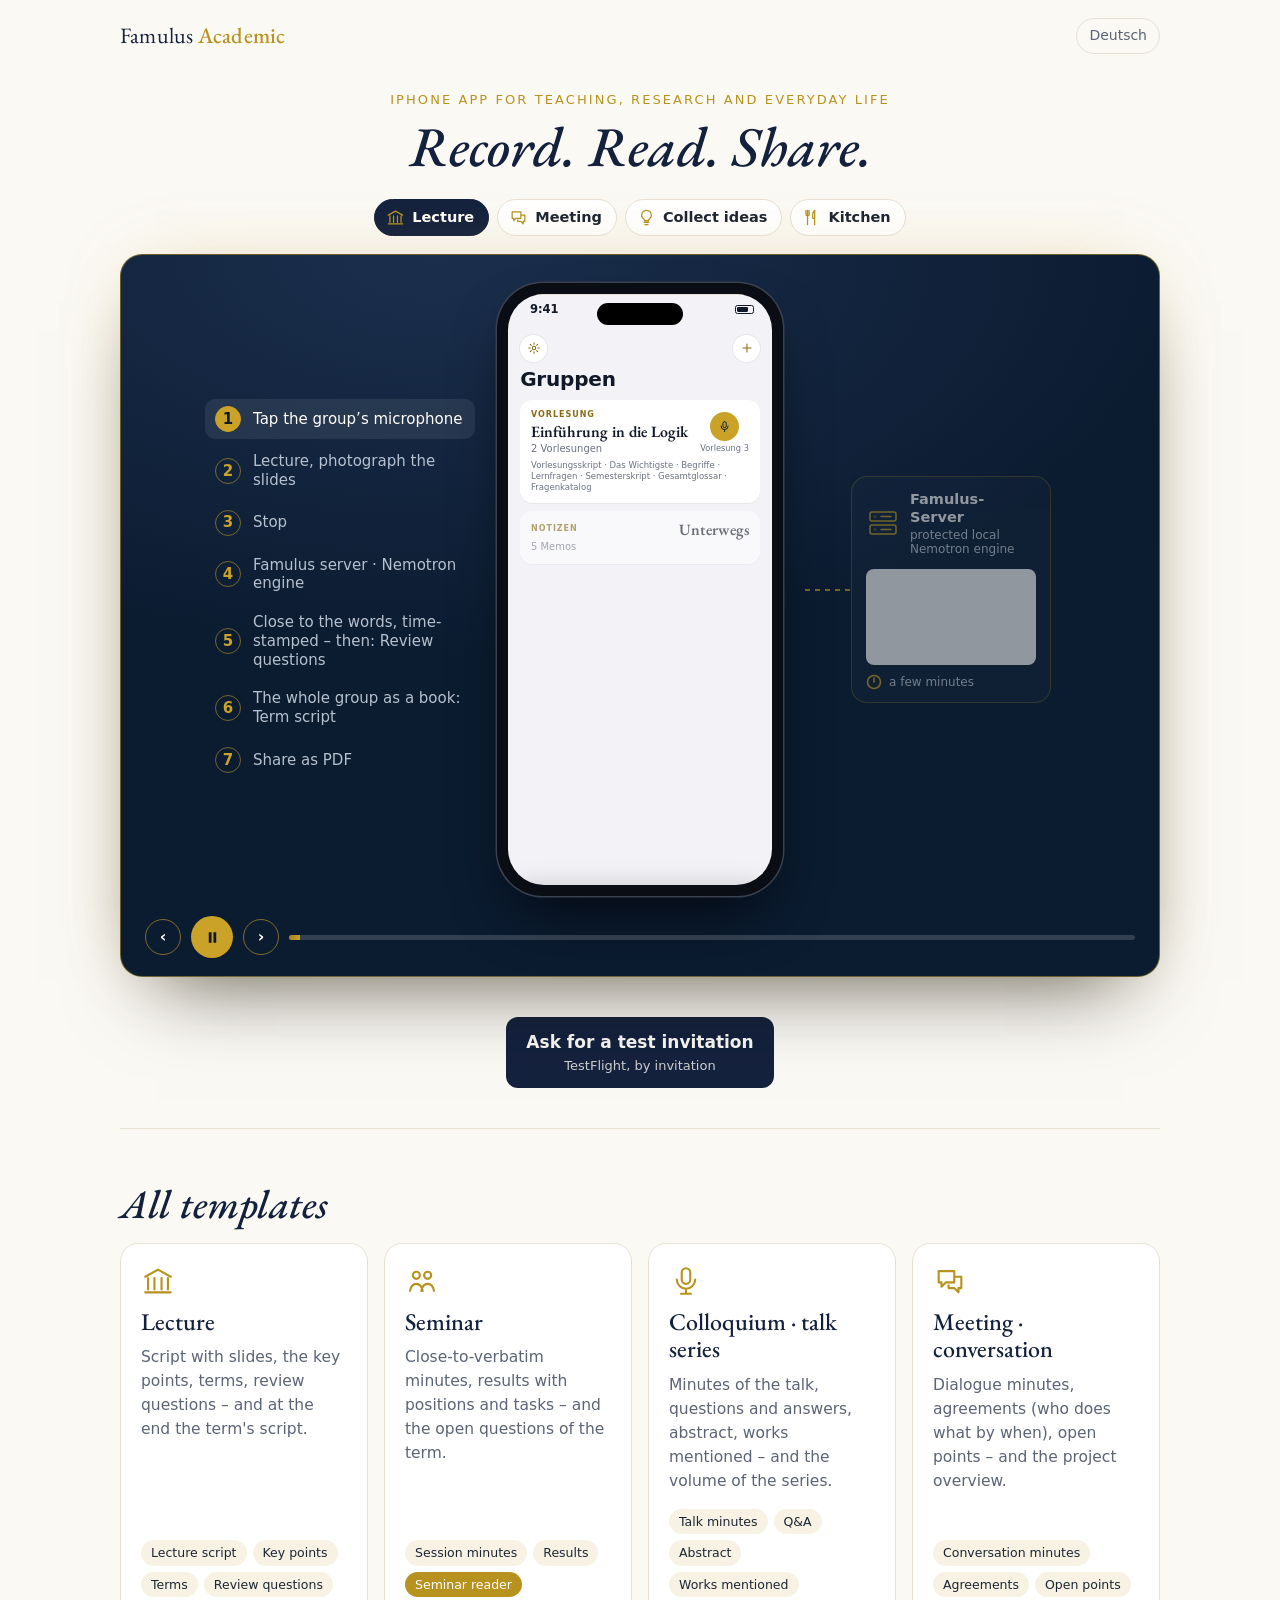
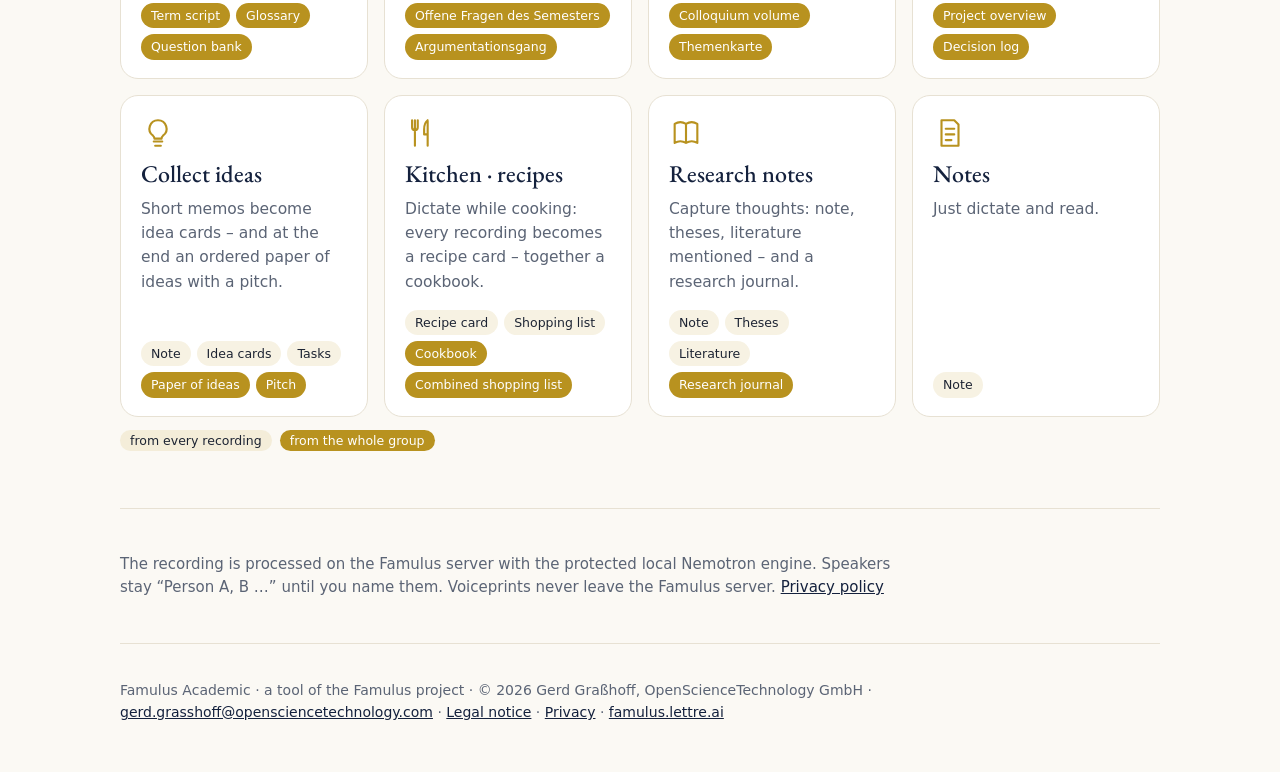
<file: index.html>
<!doctype html>
<html lang="de"><head><meta charset="utf-8"><meta name="viewport" content="width=device-width,initial-scale=1">
<title>Famulus Academic</title><meta name="description" content="Famulus Academic: Aufnahmen werden lesbare Dokumente – Skript, Protokoll, Ideen, Rezepte.">
<link rel="preconnect" href="https://fonts.googleapis.com"><link rel="preconnect" href="https://fonts.gstatic.com" crossorigin>
<link href="https://fonts.googleapis.com/css2?family=EB+Garamond:ital,wght@0,400;0,500;1,400;1,500&display=swap" rel="stylesheet">
<link rel="icon" href="assets/icon.svg"><style>
:root{--blue:#14213d;--gold:#b8921f;--ink:#1d2433;--muted:#5b6475;--paper:#fbf9f4;--card:#ffffff;--line:#e7e1d3}
@media (prefers-color-scheme:dark){:root{--blue:#d9c27a;--gold:#d4b04a;--ink:#e9e6df;--muted:#a4abb8;--paper:#0f1524;--card:#161e31;--line:#263049}}
*{box-sizing:border-box}html{-webkit-text-size-adjust:100%}
body{margin:0;background:var(--paper);color:var(--ink);font:17px/1.55 -apple-system,BlinkMacSystemFont,"Segoe UI",system-ui,sans-serif}
.serif,h1,h2,h3{font-family:"EB Garamond",Garamond,"Times New Roman",serif;font-weight:500;color:var(--blue)}
a{color:var(--blue)}
.wrap{max-width:1080px;margin:0 auto;padding:0 20px}
header.top{display:flex;justify-content:space-between;align-items:center;padding:18px 0}
.brand{font-family:"EB Garamond",serif;font-size:22px;color:var(--blue);text-decoration:none;letter-spacing:.01em}
.brand b{font-weight:500;color:var(--gold)}
.lang{background:none;border:1px solid var(--line);border-radius:999px;padding:6px 12px;color:var(--muted);font:inherit;font-size:14px;cursor:pointer}
.intro{text-align:center;padding:18px 0 18px}.intro h1{font-size:clamp(34px,6vw,56px);margin:0}.intro .kicker{margin-bottom:8px}
.after{text-align:center;margin:0 0 40px}.trustline p{color:var(--muted);font-size:15px;max-width:52em;margin:0}
.kicker{font-size:13px;letter-spacing:.16em;text-transform:uppercase;color:var(--gold);margin:0 0 10px}
h1{font-size:clamp(40px,7vw,68px);line-height:1.02;margin:0 0 18px;font-style:italic}
.lede{font-size:19px;color:var(--muted);max-width:34em;margin:0 0 24px}
.cta{display:inline-block;background:var(--blue);color:var(--paper);padding:12px 20px;border-radius:12px;text-decoration:none;font-weight:600}
.cta small{display:block;font-weight:400;opacity:.8;font-size:13px}
.phone{justify-self:center;width:min(300px,80vw);border-radius:38px;border:10px solid #10151f;box-shadow:0 30px 60px -25px rgba(20,33,61,.45);background:#10151f;overflow:hidden}
.phone img{display:block;width:100%;height:auto}
section{padding:44px 0;border-top:1px solid var(--line)}
h2{font-size:clamp(28px,4.4vw,40px);margin:0 0 8px;font-style:italic}
.sub{color:var(--muted);margin:0 0 28px;max-width:40em}
.cards{display:grid;grid-template-columns:repeat(auto-fill,minmax(240px,1fr));gap:16px}
.card{background:var(--card);border:1px solid var(--line);border-radius:18px;padding:20px 20px 18px;display:flex;flex-direction:column;gap:10px}
.card svg{width:34px;height:34px;stroke:var(--gold);fill:none;stroke-width:1.5;stroke-linecap:round;stroke-linejoin:round}
.card h3{margin:0;font-size:24px;line-height:1.15}
.card p{margin:0;color:var(--muted);font-size:15.5px}
.chips{display:flex;flex-wrap:wrap;gap:6px;margin-top:auto;padding-top:6px}
.chip{font-size:12.5px;border-radius:999px;padding:3px 10px;background:color-mix(in srgb,var(--gold) 12%,transparent);color:var(--ink)}
.chip.group{background:var(--gold);color:#fff}
.legend{font-size:13px;color:var(--muted);margin-top:14px}
.legend .chip{margin-right:4px}
.steps{display:grid;grid-template-columns:repeat(3,1fr);gap:18px;counter-reset:s}
.step{background:var(--card);border:1px solid var(--line);border-radius:18px;padding:20px}
.step:before{counter-increment:s;content:counter(s);font-family:"EB Garamond",serif;font-size:40px;color:var(--gold);line-height:1}
.step h3{margin:6px 0 6px;font-size:22px}.step p{margin:0;color:var(--muted);font-size:15.5px}
.shots{display:grid;grid-template-columns:repeat(auto-fill,minmax(200px,1fr));gap:18px}
.shots figure{margin:0}.shots img{width:100%;border-radius:22px;border:1px solid var(--line)}
.shots figcaption{font-size:14px;color:var(--muted);margin-top:6px;text-align:center}
.trust{display:grid;grid-template-columns:repeat(auto-fill,minmax(260px,1fr));gap:16px}
.trust div{border-left:2px solid var(--gold);padding:2px 0 2px 14px}.trust b{color:var(--blue)}
footer{padding:36px 0 48px;color:var(--muted);font-size:14px;border-top:1px solid var(--line)}
[data-l="en"]{display:none}html[lang="en"] [data-l="de"]{display:none}html[lang="en"] [data-l="en"]{display:revert}
@media (max-width:760px){.steps{grid-template-columns:1fr}}
</style><link rel="stylesheet" href="assets/demo.css"></head>
<body><div class="wrap"><header class="top"><a class="brand" href="./">Famulus <b>Academic</b></a>
<button class="lang" id="lang" type="button">English</button></header>

<div class="intro">
<p class="kicker"><span data-l="de">iPhone-App für Lehre, Forschung und Alltag</span><span data-l="en">iPhone app for teaching, research and everyday life</span></p>
<h1><span data-l="de">Aufnehmen. Lesen. Teilen.</span><span data-l="en">Record. Read. Share.</span></h1>
</div>
<div class="fd" id="fd"></div>
<script type="application/json" id="fd-data">{"vorlesung": {"label": "Vorlesung", "short": "Vorlesung", "short_en": "Lecture", "icon": "<path d=\"M3 9l9-5 9 5M5 10v8M9.5 10v8M14.5 10v8M19 10v8M3 20h18\"/>", "item": ["Vorlesungsskript", "Das Wichtigste", "Begriffe", "Lernfragen"], "group": ["Semesterskript", "Gesamtglossar", "Fragenkatalog"], "en": {"Vorlesungsskript": "Lecture script", "Das Wichtigste": "Key points", "Begriffe": "Terms", "Lernfragen": "Review questions", "Semesterskript": "Term script", "Gesamtglossar": "Glossary", "Fragenkatalog": "Question bank", "Notiz": "Note"}}, "gespraech": {"label": "Besprechung · Gespräch", "short": "Besprechung", "short_en": "Meeting", "icon": "<path d=\"M4 5h11v8H9l-3 3v-3H4zM15 9h5v8h-2v3l-3-3h-4v-2\"/>", "item": ["Gesprächsprotokoll", "Vereinbarungen", "Offene Punkte"], "group": ["Projektübersicht", "Entscheidungslog"], "en": {"Gesprächsprotokoll": "Conversation minutes", "Vereinbarungen": "Agreements", "Offene Punkte": "Open points", "Projektübersicht": "Project overview", "Entscheidungslog": "Decision log", "Notiz": "Note"}}, "ideen": {"label": "Ideen sammeln", "short": "Ideen sammeln", "short_en": "Collect ideas", "icon": "<path d=\"M9 18h6M10 21h4M12 3a6 6 0 0 0-3.5 10.9c.6.5 1 1.2 1 2.1h5c0-.9.4-1.6 1-2.1A6 6 0 0 0 12 3z\"/>", "item": ["Notiz", "Ideenkarten", "Aufgaben"], "group": ["Ideenpapier", "Pitch"], "en": {"Notiz": "Note", "Ideenkarten": "Idea cards", "Aufgaben": "Tasks", "Ideenpapier": "Paper of ideas", "Pitch": "Pitch"}}, "kueche": {"label": "Küche · Rezepte", "short": "Küche", "short_en": "Kitchen", "icon": "<path d=\"M7 3v8M5 3v5a2 2 0 0 0 4 0V3M7 11v10M16 3c-1.7 1.2-2.5 3.5-2.5 6.5V13H16v8M16 3v18\"/>", "item": ["Rezeptkarte", "Einkaufsliste"], "group": ["Kochbuch", "Gesamteinkauf"], "en": {"Rezeptkarte": "Recipe card", "Einkaufsliste": "Shopping list", "Kochbuch": "Cookbook", "Gesamteinkauf": "Combined shopping list", "Notiz": "Note"}}, "notizen": {"label": "Notizen", "short": "Notizen", "short_en": "Notes", "icon": "<path d=\"M6 3h9l3 3v15H6zM9 9h6M9 13h6M9 17h4\"/>", "item": ["Notiz"], "group": [], "en": {"Notiz": "Note"}}}</script>
<p class="after"><a class="cta" href="mailto:gerd.grasshoff@opensciencetechnology.com?subject=Famulus%20Academic%20TestFlight"><span data-l="de">Zum Test einladen lassen</span><span data-l="en">Ask for a test invitation</span><small><span data-l="de">TestFlight, auf Einladung</span><span data-l="en">TestFlight, by invitation</span></small></a></p>

<section><h2><span data-l="de">Alle Vorlagen</span><span data-l="en">All templates</span></h2>
<div class="cards"><article class="card"><svg viewBox="0 0 24 24" aria-hidden="true"><path d="M3 9l9-5 9 5M5 10v8M9.5 10v8M14.5 10v8M19 10v8M3 20h18"/></svg><h3><span data-l="de">Vorlesung</span><span data-l="en">Lecture</span></h3><p><span data-l="de">Skript mit Folien, das Wichtigste, Begriffe, Lernfragen – und am Ende das Semesterskript.</span><span data-l="en">Script with slides, the key points, terms, review questions – and at the end the term&#x27;s script.</span></p><div class="chips"><span class="chip"><span data-l="de">Vorlesungsskript</span><span data-l="en">Lecture script</span></span><span class="chip"><span data-l="de">Das Wichtigste</span><span data-l="en">Key points</span></span><span class="chip"><span data-l="de">Begriffe</span><span data-l="en">Terms</span></span><span class="chip"><span data-l="de">Lernfragen</span><span data-l="en">Review questions</span></span><span class="chip group"><span data-l="de">Semesterskript</span><span data-l="en">Term script</span></span><span class="chip group"><span data-l="de">Gesamtglossar</span><span data-l="en">Glossary</span></span><span class="chip group"><span data-l="de">Fragenkatalog</span><span data-l="en">Question bank</span></span></div></article><article class="card"><svg viewBox="0 0 24 24" aria-hidden="true"><circle cx="8" cy="8" r="2.5"/><circle cx="16" cy="8" r="2.5"/><path d="M3.5 19c.6-3.2 2.4-5 4.5-5s3.9 1.8 4.5 5M11.5 19c.6-3.2 2.4-5 4.5-5s3.9 1.8 4.5 5"/></svg><h3><span data-l="de">Seminar</span><span data-l="en">Seminar</span></h3><p><span data-l="de">Wortnahes Protokoll, Ergebnisprotokoll mit Positionen und Aufgaben – und die offenen Fragen des Semesters.</span><span data-l="en">Close-to-verbatim minutes, results with positions and tasks – and the open questions of the term.</span></p><div class="chips"><span class="chip"><span data-l="de">Sitzungsprotokoll</span><span data-l="en">Session minutes</span></span><span class="chip"><span data-l="de">Ergebnisprotokoll</span><span data-l="en">Results</span></span><span class="chip group"><span data-l="de">Seminarreader</span><span data-l="en">Seminar reader</span></span><span class="chip group"><span data-l="de">Offene Fragen des Semesters</span><span data-l="en">Offene Fragen des Semesters</span></span><span class="chip group"><span data-l="de">Argumentationsgang</span><span data-l="en">Argumentationsgang</span></span></div></article><article class="card"><svg viewBox="0 0 24 24" aria-hidden="true"><rect x="9" y="3" width="6" height="11" rx="3"/><path d="M5.5 11a6.5 6.5 0 0 0 13 0M12 17.5V21M8.5 21h7"/></svg><h3><span data-l="de">Kolloquium · Vortragsreihe</span><span data-l="en">Colloquium · talk series</span></h3><p><span data-l="de">Vortragsprotokoll, Fragen und Antworten, Abstract, genannte Werke – und der Band der Reihe.</span><span data-l="en">Minutes of the talk, questions and answers, abstract, works mentioned – and the volume of the series.</span></p><div class="chips"><span class="chip"><span data-l="de">Vortragsprotokoll</span><span data-l="en">Talk minutes</span></span><span class="chip"><span data-l="de">Fragen und Antworten</span><span data-l="en">Q&amp;A</span></span><span class="chip"><span data-l="de">Abstract</span><span data-l="en">Abstract</span></span><span class="chip"><span data-l="de">Genannte Werke</span><span data-l="en">Works mentioned</span></span><span class="chip group"><span data-l="de">Kolloquiumsband</span><span data-l="en">Colloquium volume</span></span><span class="chip group"><span data-l="de">Themenkarte</span><span data-l="en">Themenkarte</span></span></div></article><article class="card"><svg viewBox="0 0 24 24" aria-hidden="true"><path d="M4 5h11v8H9l-3 3v-3H4zM15 9h5v8h-2v3l-3-3h-4v-2"/></svg><h3><span data-l="de">Besprechung · Gespräch</span><span data-l="en">Meeting · conversation</span></h3><p><span data-l="de">Dialogprotokoll, Vereinbarungen (wer macht was bis wann), offene Punkte – und die Projektübersicht.</span><span data-l="en">Dialogue minutes, agreements (who does what by when), open points – and the project overview.</span></p><div class="chips"><span class="chip"><span data-l="de">Gesprächsprotokoll</span><span data-l="en">Conversation minutes</span></span><span class="chip"><span data-l="de">Vereinbarungen</span><span data-l="en">Agreements</span></span><span class="chip"><span data-l="de">Offene Punkte</span><span data-l="en">Open points</span></span><span class="chip group"><span data-l="de">Projektübersicht</span><span data-l="en">Project overview</span></span><span class="chip group"><span data-l="de">Entscheidungslog</span><span data-l="en">Decision log</span></span></div></article><article class="card"><svg viewBox="0 0 24 24" aria-hidden="true"><path d="M9 18h6M10 21h4M12 3a6 6 0 0 0-3.5 10.9c.6.5 1 1.2 1 2.1h5c0-.9.4-1.6 1-2.1A6 6 0 0 0 12 3z"/></svg><h3><span data-l="de">Ideen sammeln</span><span data-l="en">Collect ideas</span></h3><p><span data-l="de">Kurze Memos werden Ideenkarten – und am Ende ein geordnetes Ideenpapier mit Pitch.</span><span data-l="en">Short memos become idea cards – and at the end an ordered paper of ideas with a pitch.</span></p><div class="chips"><span class="chip"><span data-l="de">Notiz</span><span data-l="en">Note</span></span><span class="chip"><span data-l="de">Ideenkarten</span><span data-l="en">Idea cards</span></span><span class="chip"><span data-l="de">Aufgaben</span><span data-l="en">Tasks</span></span><span class="chip group"><span data-l="de">Ideenpapier</span><span data-l="en">Paper of ideas</span></span><span class="chip group"><span data-l="de">Pitch</span><span data-l="en">Pitch</span></span></div></article><article class="card"><svg viewBox="0 0 24 24" aria-hidden="true"><path d="M7 3v8M5 3v5a2 2 0 0 0 4 0V3M7 11v10M16 3c-1.7 1.2-2.5 3.5-2.5 6.5V13H16v8M16 3v18"/></svg><h3><span data-l="de">Küche · Rezepte</span><span data-l="en">Kitchen · recipes</span></h3><p><span data-l="de">Beim Kochen diktieren: jede Aufnahme wird eine Rezeptkarte – zusammen ein Kochbuch.</span><span data-l="en">Dictate while cooking: every recording becomes a recipe card – together a cookbook.</span></p><div class="chips"><span class="chip"><span data-l="de">Rezeptkarte</span><span data-l="en">Recipe card</span></span><span class="chip"><span data-l="de">Einkaufsliste</span><span data-l="en">Shopping list</span></span><span class="chip group"><span data-l="de">Kochbuch</span><span data-l="en">Cookbook</span></span><span class="chip group"><span data-l="de">Gesamteinkauf</span><span data-l="en">Combined shopping list</span></span></div></article><article class="card"><svg viewBox="0 0 24 24" aria-hidden="true"><path d="M4 5.5C6.5 4 9.5 4 12 5.5 14.5 4 17.5 4 20 5.5V19c-2.5-1.5-5.5-1.5-8 0-2.5-1.5-5.5-1.5-8 0z M12 5.5V19"/></svg><h3><span data-l="de">Forschungsnotizen</span><span data-l="en">Research notes</span></h3><p><span data-l="de">Gedanken festhalten: Notiz, Thesen, genannte Literatur – und ein Forschungsjournal.</span><span data-l="en">Capture thoughts: note, theses, literature mentioned – and a research journal.</span></p><div class="chips"><span class="chip"><span data-l="de">Notiz</span><span data-l="en">Note</span></span><span class="chip"><span data-l="de">Thesen</span><span data-l="en">Theses</span></span><span class="chip"><span data-l="de">Literatur</span><span data-l="en">Literature</span></span><span class="chip group"><span data-l="de">Forschungsjournal</span><span data-l="en">Research journal</span></span></div></article><article class="card"><svg viewBox="0 0 24 24" aria-hidden="true"><path d="M6 3h9l3 3v15H6zM9 9h6M9 13h6M9 17h4"/></svg><h3><span data-l="de">Notizen</span><span data-l="en">Notes</span></h3><p><span data-l="de">Einfach diktieren und lesen.</span><span data-l="en">Just dictate and read.</span></p><div class="chips"><span class="chip"><span data-l="de">Notiz</span><span data-l="en">Note</span></span></div></article></div>
<p class="legend"><span class="chip"><span data-l="de">aus jeder Aufnahme</span><span data-l="en">from every recording</span></span> <span class="chip group"><span data-l="de">aus der ganzen Gruppe</span><span data-l="en">from the whole group</span></span></p>
</section>

<section class="trustline"><p><span data-l="de">Die Aufnahme wird auf dem Famulus-Server mit der geschützten lokalen Nemotron-Engine verarbeitet. Sprecher bleiben „Person A, B …“, bis Sie einen Namen vergeben. Stimmabdrücke verlassen den Famulus-Server nie.</span><span data-l="en">The recording is processed on the Famulus server with the protected local Nemotron engine. Speakers stay “Person A, B …” until you name them. Voiceprints never leave the Famulus server.</span>
<a href="datenschutz.html"><span data-l="de">Datenschutzerklärung</span><span data-l="en">Privacy policy</span></a></p></section>

<footer><span data-l="de">Famulus Academic · ein Werkzeug aus dem Famulus-Projekt</span><span data-l="en">Famulus Academic · a tool of the Famulus project</span> ·
© 2026 Gerd Graßhoff, OpenScienceTechnology GmbH · <a href="mailto:gerd.grasshoff@opensciencetechnology.com">gerd.grasshoff@opensciencetechnology.com</a> ·
<a href="impressum.html"><span data-l="de">Impressum</span><span data-l="en">Legal notice</span></a> · <a href="datenschutz.html"><span data-l="de">Datenschutz</span><span data-l="en">Privacy</span></a> · <a href="https://famulus.lettre.ai/">famulus.lettre.ai</a></footer>
</div><script>
(function(){var b=document.getElementById('lang');var h=document.documentElement;
function set(l){h.lang=l;b.textContent=l==='de'?'English':'Deutsch';try{localStorage.setItem('fa-lang',l)}catch(e){}}
var s=null;try{s=localStorage.getItem('fa-lang')}catch(e){}
set(s||((navigator.language||'de').slice(0,2)==='de'?'de':'en'));
b.addEventListener('click',function(){set(h.lang==='de'?'en':'de')});})();
</script><script src="assets/demo.js" defer></script></body></html>
</file>
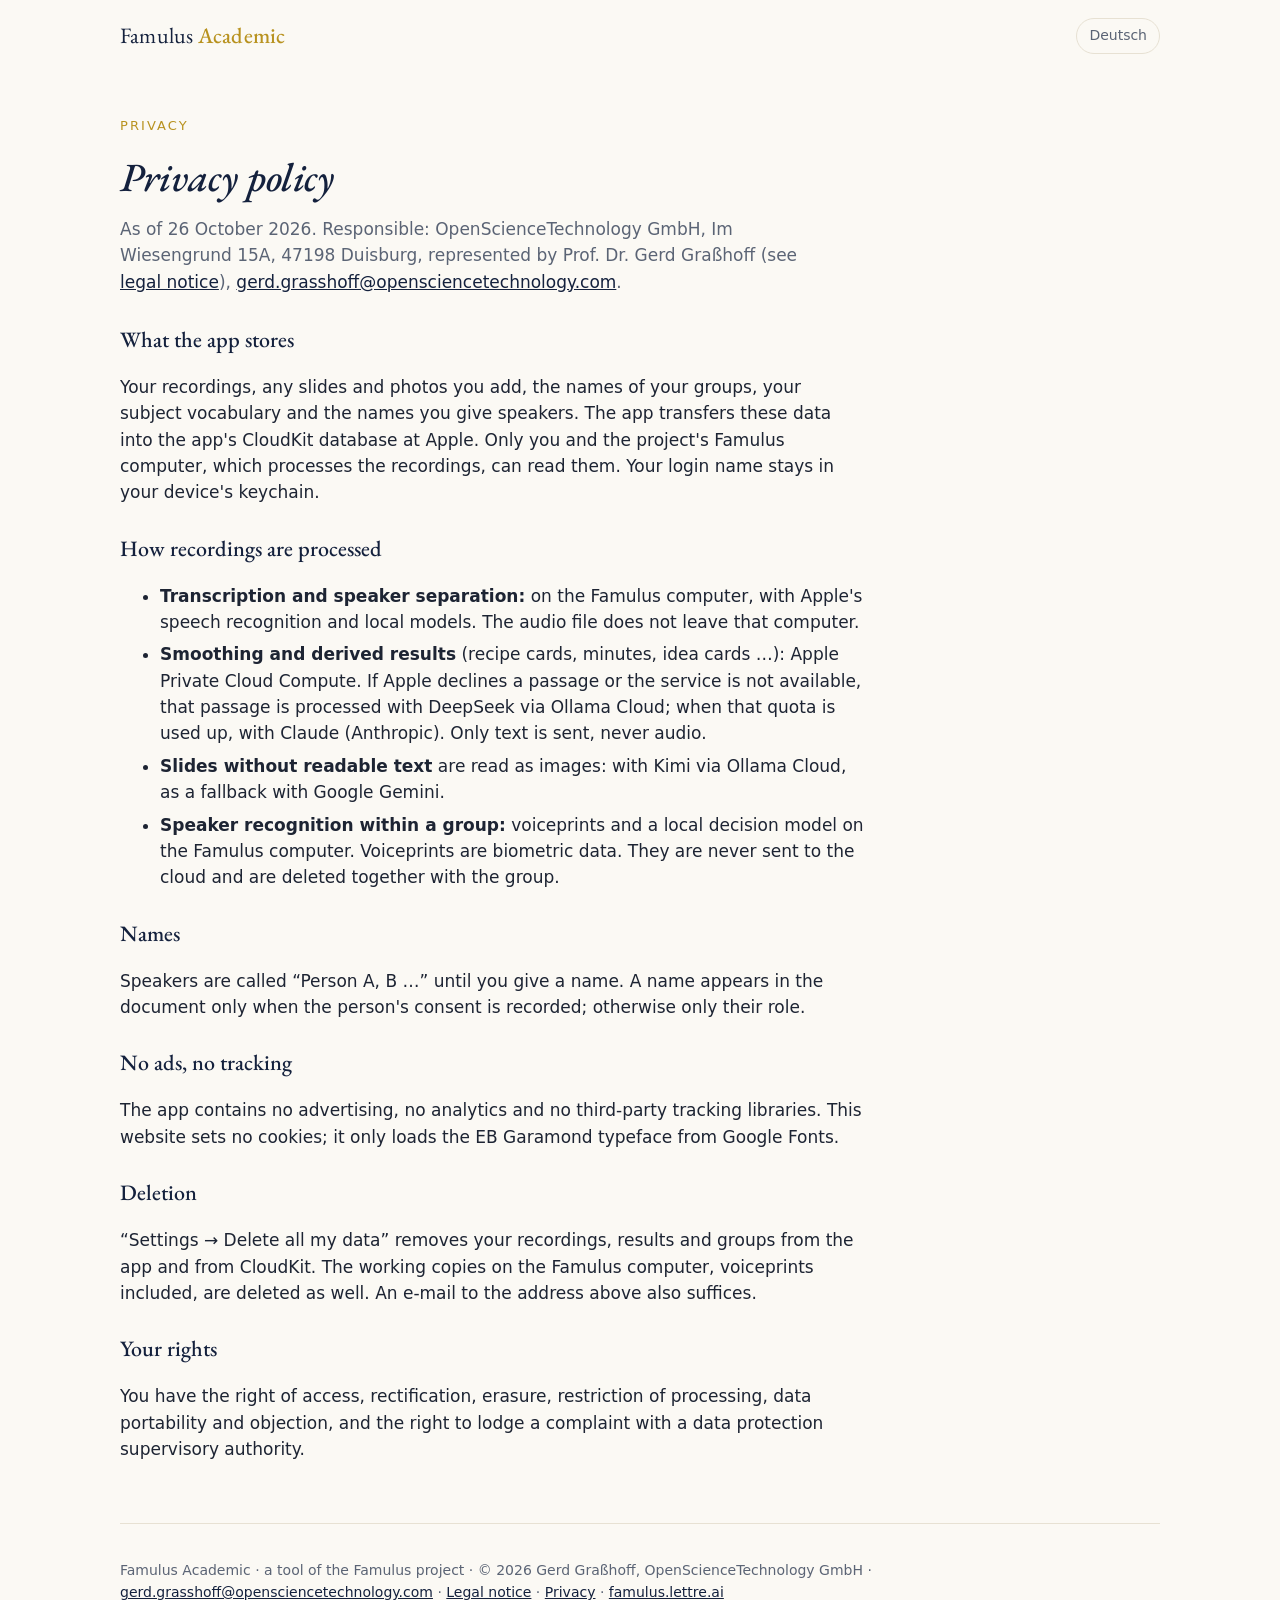
<file: datenschutz.html>
<!doctype html>
<html lang="de"><head><meta charset="utf-8"><meta name="viewport" content="width=device-width,initial-scale=1">
<title>Datenschutz · Famulus Academic</title><meta name="description" content="Datenschutzerklärung von Famulus Academic">
<link rel="preconnect" href="https://fonts.googleapis.com"><link rel="preconnect" href="https://fonts.gstatic.com" crossorigin>
<link href="https://fonts.googleapis.com/css2?family=EB+Garamond:ital,wght@0,400;0,500;1,400;1,500&display=swap" rel="stylesheet">
<link rel="icon" href="assets/icon.svg"><style>
:root{--blue:#14213d;--gold:#b8921f;--ink:#1d2433;--muted:#5b6475;--paper:#fbf9f4;--card:#ffffff;--line:#e7e1d3}
@media (prefers-color-scheme:dark){:root{--blue:#d9c27a;--gold:#d4b04a;--ink:#e9e6df;--muted:#a4abb8;--paper:#0f1524;--card:#161e31;--line:#263049}}
*{box-sizing:border-box}html{-webkit-text-size-adjust:100%}
body{margin:0;background:var(--paper);color:var(--ink);font:17px/1.55 -apple-system,BlinkMacSystemFont,"Segoe UI",system-ui,sans-serif}
.serif,h1,h2,h3{font-family:"EB Garamond",Garamond,"Times New Roman",serif;font-weight:500;color:var(--blue)}
a{color:var(--blue)}
.wrap{max-width:1080px;margin:0 auto;padding:0 20px}
header.top{display:flex;justify-content:space-between;align-items:center;padding:18px 0}
.brand{font-family:"EB Garamond",serif;font-size:22px;color:var(--blue);text-decoration:none;letter-spacing:.01em}
.brand b{font-weight:500;color:var(--gold)}
.lang{background:none;border:1px solid var(--line);border-radius:999px;padding:6px 12px;color:var(--muted);font:inherit;font-size:14px;cursor:pointer}
.intro{text-align:center;padding:18px 0 18px}.intro h1{font-size:clamp(34px,6vw,56px);margin:0}.intro .kicker{margin-bottom:8px}
.after{text-align:center;margin:0 0 40px}.trustline p{color:var(--muted);font-size:15px;max-width:52em;margin:0}
.kicker{font-size:13px;letter-spacing:.16em;text-transform:uppercase;color:var(--gold);margin:0 0 10px}
h1{font-size:clamp(40px,7vw,68px);line-height:1.02;margin:0 0 18px;font-style:italic}
.lede{font-size:19px;color:var(--muted);max-width:34em;margin:0 0 24px}
.cta{display:inline-block;background:var(--blue);color:var(--paper);padding:12px 20px;border-radius:12px;text-decoration:none;font-weight:600}
.cta small{display:block;font-weight:400;opacity:.8;font-size:13px}
.phone{justify-self:center;width:min(300px,80vw);border-radius:38px;border:10px solid #10151f;box-shadow:0 30px 60px -25px rgba(20,33,61,.45);background:#10151f;overflow:hidden}
.phone img{display:block;width:100%;height:auto}
section{padding:44px 0;border-top:1px solid var(--line)}
h2{font-size:clamp(28px,4.4vw,40px);margin:0 0 8px;font-style:italic}
.sub{color:var(--muted);margin:0 0 28px;max-width:40em}
.cards{display:grid;grid-template-columns:repeat(auto-fill,minmax(240px,1fr));gap:16px}
.card{background:var(--card);border:1px solid var(--line);border-radius:18px;padding:20px 20px 18px;display:flex;flex-direction:column;gap:10px}
.card svg{width:34px;height:34px;stroke:var(--gold);fill:none;stroke-width:1.5;stroke-linecap:round;stroke-linejoin:round}
.card h3{margin:0;font-size:24px;line-height:1.15}
.card p{margin:0;color:var(--muted);font-size:15.5px}
.chips{display:flex;flex-wrap:wrap;gap:6px;margin-top:auto;padding-top:6px}
.chip{font-size:12.5px;border-radius:999px;padding:3px 10px;background:color-mix(in srgb,var(--gold) 12%,transparent);color:var(--ink)}
.chip.group{background:var(--gold);color:#fff}
.legend{font-size:13px;color:var(--muted);margin-top:14px}
.legend .chip{margin-right:4px}
.steps{display:grid;grid-template-columns:repeat(3,1fr);gap:18px;counter-reset:s}
.step{background:var(--card);border:1px solid var(--line);border-radius:18px;padding:20px}
.step:before{counter-increment:s;content:counter(s);font-family:"EB Garamond",serif;font-size:40px;color:var(--gold);line-height:1}
.step h3{margin:6px 0 6px;font-size:22px}.step p{margin:0;color:var(--muted);font-size:15.5px}
.shots{display:grid;grid-template-columns:repeat(auto-fill,minmax(200px,1fr));gap:18px}
.shots figure{margin:0}.shots img{width:100%;border-radius:22px;border:1px solid var(--line)}
.shots figcaption{font-size:14px;color:var(--muted);margin-top:6px;text-align:center}
.trust{display:grid;grid-template-columns:repeat(auto-fill,minmax(260px,1fr));gap:16px}
.trust div{border-left:2px solid var(--gold);padding:2px 0 2px 14px}.trust b{color:var(--blue)}
footer{padding:36px 0 48px;color:var(--muted);font-size:14px;border-top:1px solid var(--line)}
[data-l="en"]{display:none}html[lang="en"] [data-l="de"]{display:none}html[lang="en"] [data-l="en"]{display:revert}
@media (max-width:760px){.steps{grid-template-columns:1fr}}
</style></head>
<body><div class="wrap"><header class="top"><a class="brand" href="./">Famulus <b>Academic</b></a>
<button class="lang" id="lang" type="button">English</button></header>
<section style="border-top:0">
<p class="kicker"><span data-l="de">Datenschutz</span><span data-l="en">Privacy</span></p>
<h2><span data-l="de">Datenschutzerklärung</span><span data-l="en">Privacy policy</span></h2>
<p class="sub"><span data-l="de">Stand: 26. Oktober 2026. Verantwortlich: OpenScienceTechnology GmbH, Im Wiesengrund 15A, 47198 Duisburg, vertreten durch Prof. Dr. Gerd Graßhoff (siehe <a href="impressum.html">Impressum</a>), <a href="mailto:gerd.grasshoff@opensciencetechnology.com">gerd.grasshoff@opensciencetechnology.com</a>.</span>
<span data-l="en">As of 26 October 2026. Responsible: OpenScienceTechnology GmbH, Im Wiesengrund 15A, 47198 Duisburg, represented by Prof. Dr. Gerd Graßhoff (see <a href="impressum.html">legal notice</a>), <a href="mailto:gerd.grasshoff@opensciencetechnology.com">gerd.grasshoff@opensciencetechnology.com</a>.</span></p>

<div data-l="de" class="legal">
<h3>Was die App speichert</h3>
<p>Ihre Aufnahmen, dazugelegte Folien und Fotos, die Namen Ihrer Gruppen, Ihr Fachvokabular und die Namen, die Sie Sprechern geben. Die App überträgt diese Daten in die CloudKit-Datenbank der App bei Apple. Lesen können sie nur Sie selbst und der Famulus-Rechner des Projekts, der die Aufnahmen bearbeitet. Ihr Anmeldename bleibt im Schlüsselbund Ihres Geräts.</p>
<h3>Wie die Aufnahmen bearbeitet werden</h3>
<ul>
<li><b>Transkription und Sprechertrennung:</b> auf dem Famulus-Rechner, mit Apples Spracherkennung und lokalen Modellen. Die Audiodatei verlässt dabei nicht den Rechner.</li>
<li><b>Sprachliche Glättung und abgeleitete Ergebnisse</b> (Rezeptkarten, Protokolle, Ideenkarten …): Apple Private Cloud Compute. Lehnt Apple einen Abschnitt ab oder ist der Dienst nicht erreichbar, wird dieser Abschnitt mit DeepSeek über Ollama Cloud bearbeitet; ist dessen Kontingent erschöpft, mit Claude (Anthropic). Dabei wird nur Text übermittelt, kein Ton.</li>
<li><b>Folien ohne lesbaren Text</b> werden als Bild gelesen: mit Kimi über Ollama Cloud, ersatzweise mit Google Gemini.</li>
<li><b>Sprechererkennung innerhalb einer Gruppe:</b> Stimmabdrücke und ein lokales Entscheidungsmodell auf dem Famulus-Rechner. Stimmabdrücke sind biometrische Daten. Sie werden nie in die Cloud übertragen und mit der Gruppe gelöscht.</li>
</ul>
<h3>Namen</h3>
<p>Sprecher heißen „Person A, B …“, bis Sie einen Namen vergeben. Ein Name erscheint im Dokument nur, wenn die Einwilligung der Person vermerkt ist; sonst nur ihre Rolle.</p>
<h3>Keine Werbung, kein Tracking</h3>
<p>Die App enthält keine Werbung, keine Analysewerkzeuge und keine Drittanbieter-Bibliotheken zur Nachverfolgung. Diese Webseite setzt keine Cookies; sie lädt nur die Schrift EB Garamond von Google Fonts.</p>
<h3>Löschen</h3>
<p>„Einstellungen → Alle meine Daten löschen“ entfernt Ihre Aufnahmen, Ergebnisse und Gruppen aus der App und aus CloudKit. Die Arbeitskopien auf dem Famulus-Rechner, Stimmabdrücke eingeschlossen, werden ebenfalls gelöscht. Auf Wunsch genügt auch eine E-Mail an die oben genannte Adresse.</p>
<h3>Ihre Rechte</h3>
<p>Sie haben das Recht auf Auskunft, Berichtigung, Löschung, Einschränkung der Verarbeitung, Datenübertragbarkeit und Widerspruch sowie das Recht auf Beschwerde bei einer Datenschutz-Aufsichtsbehörde.</p>
</div>

<div data-l="en" class="legal">
<h3>What the app stores</h3>
<p>Your recordings, any slides and photos you add, the names of your groups, your subject vocabulary and the names you give speakers. The app transfers these data into the app's CloudKit database at Apple. Only you and the project's Famulus computer, which processes the recordings, can read them. Your login name stays in your device's keychain.</p>
<h3>How recordings are processed</h3>
<ul>
<li><b>Transcription and speaker separation:</b> on the Famulus computer, with Apple's speech recognition and local models. The audio file does not leave that computer.</li>
<li><b>Smoothing and derived results</b> (recipe cards, minutes, idea cards …): Apple Private Cloud Compute. If Apple declines a passage or the service is not available, that passage is processed with DeepSeek via Ollama Cloud; when that quota is used up, with Claude (Anthropic). Only text is sent, never audio.</li>
<li><b>Slides without readable text</b> are read as images: with Kimi via Ollama Cloud, as a fallback with Google Gemini.</li>
<li><b>Speaker recognition within a group:</b> voiceprints and a local decision model on the Famulus computer. Voiceprints are biometric data. They are never sent to the cloud and are deleted together with the group.</li>
</ul>
<h3>Names</h3>
<p>Speakers are called “Person A, B …” until you give a name. A name appears in the document only when the person's consent is recorded; otherwise only their role.</p>
<h3>No ads, no tracking</h3>
<p>The app contains no advertising, no analytics and no third-party tracking libraries. This website sets no cookies; it only loads the EB Garamond typeface from Google Fonts.</p>
<h3>Deletion</h3>
<p>“Settings → Delete all my data” removes your recordings, results and groups from the app and from CloudKit. The working copies on the Famulus computer, voiceprints included, are deleted as well. An e-mail to the address above also suffices.</p>
<h3>Your rights</h3>
<p>You have the right of access, rectification, erasure, restriction of processing, data portability and objection, and the right to lodge a complaint with a data protection supervisory authority.</p>
</div>
</section>
<style>.legal{max-width:44em}.legal h3{font-size:22px;margin:26px 0 6px}.legal p,.legal li{color:var(--ink)}.legal li{margin:6px 0}</style>

<footer><span data-l="de">Famulus Academic · ein Werkzeug aus dem Famulus-Projekt</span><span data-l="en">Famulus Academic · a tool of the Famulus project</span> ·
© 2026 Gerd Graßhoff, OpenScienceTechnology GmbH · <a href="mailto:gerd.grasshoff@opensciencetechnology.com">gerd.grasshoff@opensciencetechnology.com</a> ·
<a href="impressum.html"><span data-l="de">Impressum</span><span data-l="en">Legal notice</span></a> · <a href="datenschutz.html"><span data-l="de">Datenschutz</span><span data-l="en">Privacy</span></a> · <a href="https://famulus.lettre.ai/">famulus.lettre.ai</a></footer>
</div><script>
(function(){var b=document.getElementById('lang');var h=document.documentElement;
function set(l){h.lang=l;b.textContent=l==='de'?'English':'Deutsch';try{localStorage.setItem('fa-lang',l)}catch(e){}}
var s=null;try{s=localStorage.getItem('fa-lang')}catch(e){}
set(s||((navigator.language||'de').slice(0,2)==='de'?'de':'en'));
b.addEventListener('click',function(){set(h.lang==='de'?'en':'de')});})();
</script></body></html>
</file>
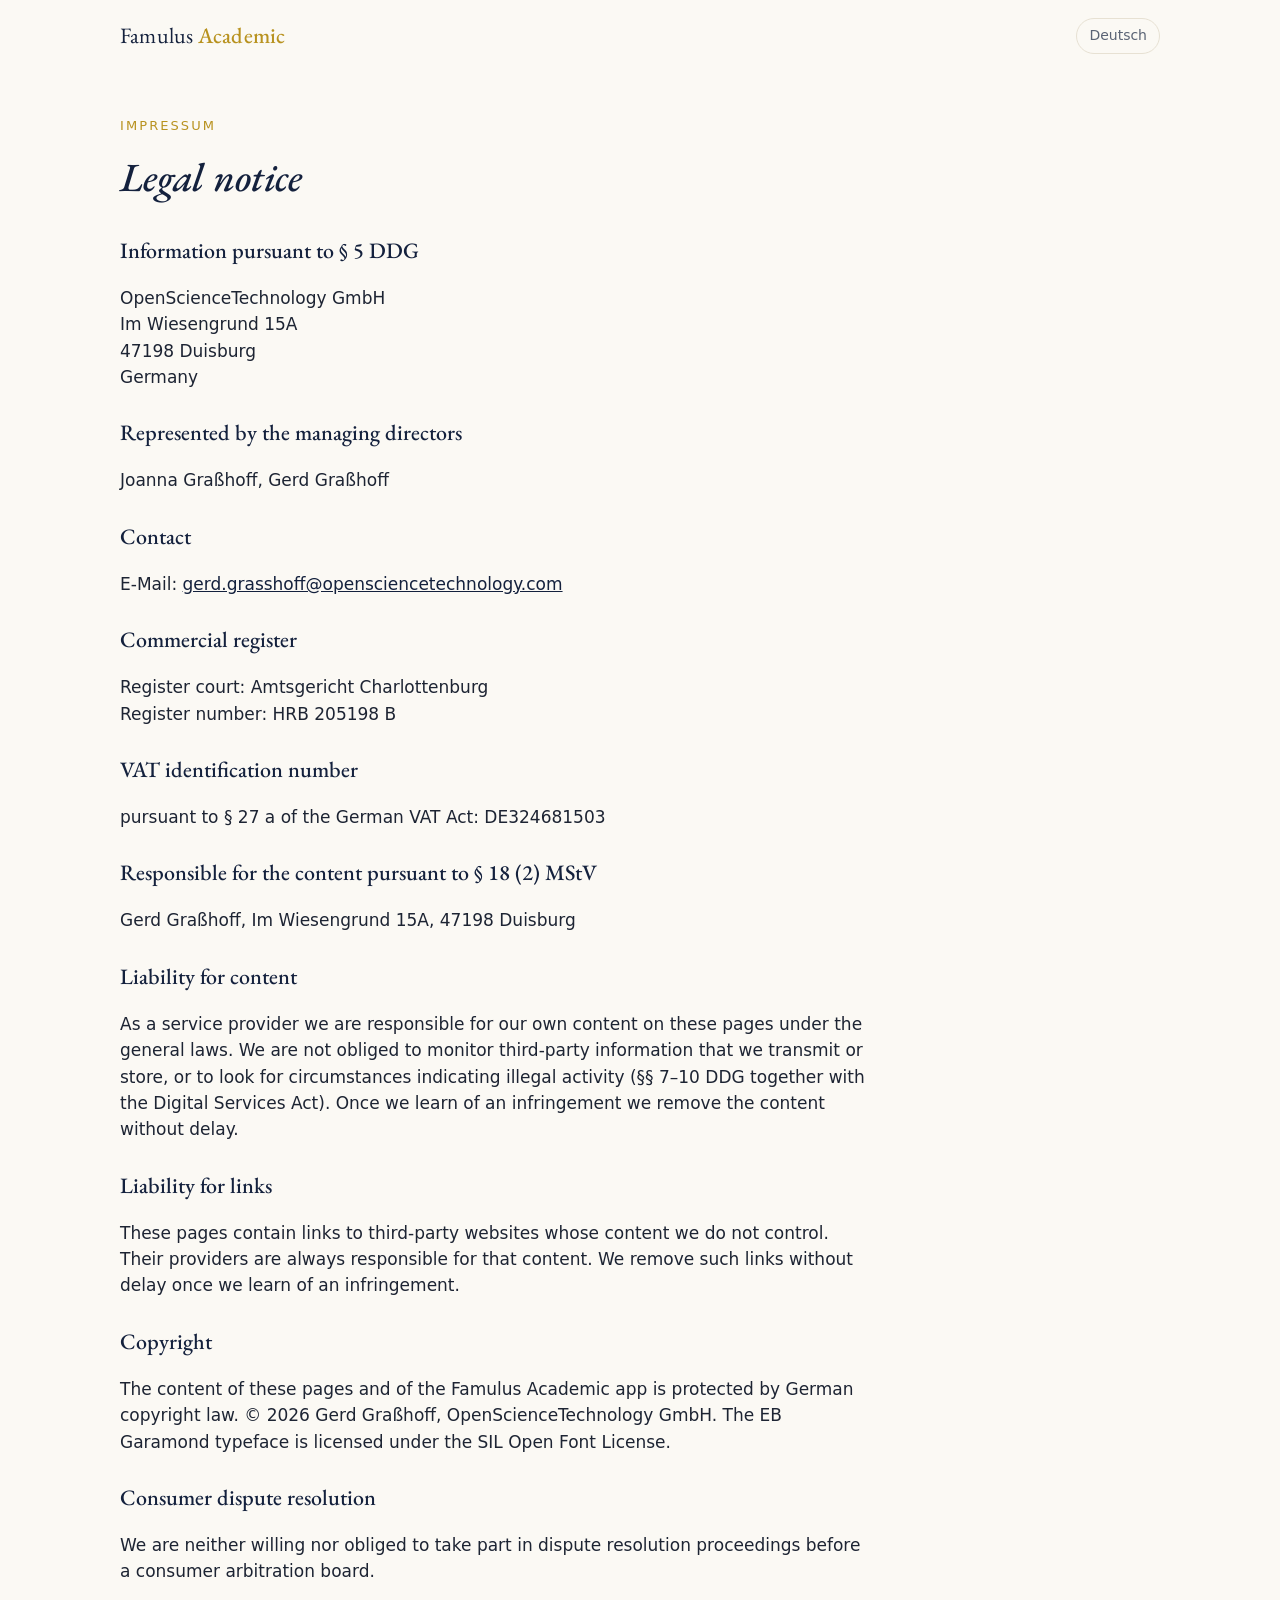
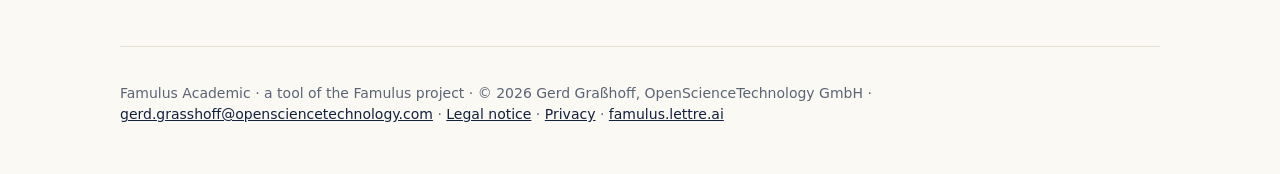
<file: impressum.html>
<!doctype html>
<html lang="de"><head><meta charset="utf-8"><meta name="viewport" content="width=device-width,initial-scale=1">
<title>Impressum · Famulus Academic</title><meta name="description" content="Impressum von Famulus Academic">
<link rel="preconnect" href="https://fonts.googleapis.com"><link rel="preconnect" href="https://fonts.gstatic.com" crossorigin>
<link href="https://fonts.googleapis.com/css2?family=EB+Garamond:ital,wght@0,400;0,500;1,400;1,500&display=swap" rel="stylesheet">
<link rel="icon" href="assets/icon.svg"><style>
:root{--blue:#14213d;--gold:#b8921f;--ink:#1d2433;--muted:#5b6475;--paper:#fbf9f4;--card:#ffffff;--line:#e7e1d3}
@media (prefers-color-scheme:dark){:root{--blue:#d9c27a;--gold:#d4b04a;--ink:#e9e6df;--muted:#a4abb8;--paper:#0f1524;--card:#161e31;--line:#263049}}
*{box-sizing:border-box}html{-webkit-text-size-adjust:100%}
body{margin:0;background:var(--paper);color:var(--ink);font:17px/1.55 -apple-system,BlinkMacSystemFont,"Segoe UI",system-ui,sans-serif}
.serif,h1,h2,h3{font-family:"EB Garamond",Garamond,"Times New Roman",serif;font-weight:500;color:var(--blue)}
a{color:var(--blue)}
.wrap{max-width:1080px;margin:0 auto;padding:0 20px}
header.top{display:flex;justify-content:space-between;align-items:center;padding:18px 0}
.brand{font-family:"EB Garamond",serif;font-size:22px;color:var(--blue);text-decoration:none;letter-spacing:.01em}
.brand b{font-weight:500;color:var(--gold)}
.lang{background:none;border:1px solid var(--line);border-radius:999px;padding:6px 12px;color:var(--muted);font:inherit;font-size:14px;cursor:pointer}
.intro{text-align:center;padding:18px 0 18px}.intro h1{font-size:clamp(34px,6vw,56px);margin:0}.intro .kicker{margin-bottom:8px}
.after{text-align:center;margin:0 0 40px}.trustline p{color:var(--muted);font-size:15px;max-width:52em;margin:0}
.kicker{font-size:13px;letter-spacing:.16em;text-transform:uppercase;color:var(--gold);margin:0 0 10px}
h1{font-size:clamp(40px,7vw,68px);line-height:1.02;margin:0 0 18px;font-style:italic}
.lede{font-size:19px;color:var(--muted);max-width:34em;margin:0 0 24px}
.cta{display:inline-block;background:var(--blue);color:var(--paper);padding:12px 20px;border-radius:12px;text-decoration:none;font-weight:600}
.cta small{display:block;font-weight:400;opacity:.8;font-size:13px}
.phone{justify-self:center;width:min(300px,80vw);border-radius:38px;border:10px solid #10151f;box-shadow:0 30px 60px -25px rgba(20,33,61,.45);background:#10151f;overflow:hidden}
.phone img{display:block;width:100%;height:auto}
section{padding:44px 0;border-top:1px solid var(--line)}
h2{font-size:clamp(28px,4.4vw,40px);margin:0 0 8px;font-style:italic}
.sub{color:var(--muted);margin:0 0 28px;max-width:40em}
.cards{display:grid;grid-template-columns:repeat(auto-fill,minmax(240px,1fr));gap:16px}
.card{background:var(--card);border:1px solid var(--line);border-radius:18px;padding:20px 20px 18px;display:flex;flex-direction:column;gap:10px}
.card svg{width:34px;height:34px;stroke:var(--gold);fill:none;stroke-width:1.5;stroke-linecap:round;stroke-linejoin:round}
.card h3{margin:0;font-size:24px;line-height:1.15}
.card p{margin:0;color:var(--muted);font-size:15.5px}
.chips{display:flex;flex-wrap:wrap;gap:6px;margin-top:auto;padding-top:6px}
.chip{font-size:12.5px;border-radius:999px;padding:3px 10px;background:color-mix(in srgb,var(--gold) 12%,transparent);color:var(--ink)}
.chip.group{background:var(--gold);color:#fff}
.legend{font-size:13px;color:var(--muted);margin-top:14px}
.legend .chip{margin-right:4px}
.steps{display:grid;grid-template-columns:repeat(3,1fr);gap:18px;counter-reset:s}
.step{background:var(--card);border:1px solid var(--line);border-radius:18px;padding:20px}
.step:before{counter-increment:s;content:counter(s);font-family:"EB Garamond",serif;font-size:40px;color:var(--gold);line-height:1}
.step h3{margin:6px 0 6px;font-size:22px}.step p{margin:0;color:var(--muted);font-size:15.5px}
.shots{display:grid;grid-template-columns:repeat(auto-fill,minmax(200px,1fr));gap:18px}
.shots figure{margin:0}.shots img{width:100%;border-radius:22px;border:1px solid var(--line)}
.shots figcaption{font-size:14px;color:var(--muted);margin-top:6px;text-align:center}
.trust{display:grid;grid-template-columns:repeat(auto-fill,minmax(260px,1fr));gap:16px}
.trust div{border-left:2px solid var(--gold);padding:2px 0 2px 14px}.trust b{color:var(--blue)}
footer{padding:36px 0 48px;color:var(--muted);font-size:14px;border-top:1px solid var(--line)}
[data-l="en"]{display:none}html[lang="en"] [data-l="de"]{display:none}html[lang="en"] [data-l="en"]{display:revert}
@media (max-width:760px){.steps{grid-template-columns:1fr}}
</style></head>
<body><div class="wrap"><header class="top"><a class="brand" href="./">Famulus <b>Academic</b></a>
<button class="lang" id="lang" type="button">English</button></header>
<section style="border-top:0">
<p class="kicker">Impressum</p>
<h2><span data-l="de">Impressum</span><span data-l="en">Legal notice</span></h2>
<div class="legal">
<h3><span data-l="de">Angaben gemäß § 5 DDG</span><span data-l="en">Information pursuant to § 5 DDG</span></h3>
<p>OpenScienceTechnology GmbH<br>
Im Wiesengrund 15A<br>
47198 Duisburg<br>
<span data-l="de">Deutschland</span><span data-l="en">Germany</span></p>

<h3><span data-l="de">Vertreten durch die Geschäftsführer</span><span data-l="en">Represented by the managing directors</span></h3>
<p>Joanna Graßhoff, Gerd Graßhoff</p>

<h3><span data-l="de">Kontakt</span><span data-l="en">Contact</span></h3>
<p>E-Mail: <a href="mailto:gerd.grasshoff@opensciencetechnology.com">gerd.grasshoff@opensciencetechnology.com</a></p>

<h3><span data-l="de">Registereintrag</span><span data-l="en">Commercial register</span></h3>
<p><span data-l="de">Registergericht:</span><span data-l="en">Register court:</span> Amtsgericht Charlottenburg<br>
<span data-l="de">Registernummer:</span><span data-l="en">Register number:</span> HRB 205198 B</p>

<h3><span data-l="de">Umsatzsteuer-Identifikationsnummer</span><span data-l="en">VAT identification number</span></h3>
<p><span data-l="de">gemäß § 27 a Umsatzsteuergesetz:</span><span data-l="en">pursuant to § 27 a of the German VAT Act:</span> DE324681503</p>

<h3><span data-l="de">Verantwortlich für den Inhalt nach § 18 Abs. 2 MStV</span><span data-l="en">Responsible for the content pursuant to § 18 (2) MStV</span></h3>
<p>Gerd Graßhoff, Im Wiesengrund 15A, 47198 Duisburg</p>

<div data-l="de">
<h3>Haftung für Inhalte</h3>
<p>Als Diensteanbieter sind wir für eigene Inhalte auf diesen Seiten nach den allgemeinen Gesetzen verantwortlich. Für fremde Informationen, die wir übermitteln oder speichern, sind wir nicht verpflichtet, diese zu überwachen oder nach Umständen zu forschen, die auf eine rechtswidrige Tätigkeit hinweisen (§§ 7 bis 10 DDG in Verbindung mit dem Digital Services Act). Sobald uns eine Rechtsverletzung bekannt wird, entfernen wir den Inhalt umgehend.</p>
<h3>Haftung für Links</h3>
<p>Diese Seiten enthalten Links zu Websites Dritter, auf deren Inhalte wir keinen Einfluss haben. Für diese Inhalte ist stets der jeweilige Anbieter verantwortlich. Bei Bekanntwerden von Rechtsverletzungen entfernen wir solche Links umgehend.</p>
<h3>Urheberrecht</h3>
<p>Die Inhalte dieser Seiten und der App Famulus Academic unterliegen dem deutschen Urheberrecht. © 2026 Gerd Graßhoff, OpenScienceTechnology GmbH. Die verwendete Schrift EB Garamond steht unter der SIL Open Font License.</p>
<h3>Verbraucherstreitbeilegung</h3>
<p>Wir sind nicht bereit und nicht verpflichtet, an Streitbeilegungsverfahren vor einer Verbraucherschlichtungsstelle teilzunehmen.</p>
</div>
<div data-l="en">
<h3>Liability for content</h3>
<p>As a service provider we are responsible for our own content on these pages under the general laws. We are not obliged to monitor third-party information that we transmit or store, or to look for circumstances indicating illegal activity (§§ 7–10 DDG together with the Digital Services Act). Once we learn of an infringement we remove the content without delay.</p>
<h3>Liability for links</h3>
<p>These pages contain links to third-party websites whose content we do not control. Their providers are always responsible for that content. We remove such links without delay once we learn of an infringement.</p>
<h3>Copyright</h3>
<p>The content of these pages and of the Famulus Academic app is protected by German copyright law. © 2026 Gerd Graßhoff, OpenScienceTechnology GmbH. The EB Garamond typeface is licensed under the SIL Open Font License.</p>
<h3>Consumer dispute resolution</h3>
<p>We are neither willing nor obliged to take part in dispute resolution proceedings before a consumer arbitration board.</p>
</div>
</div>
</section>
<style>.legal{max-width:44em}.legal h3{font-size:22px;margin:26px 0 6px}.legal p{color:var(--ink)}</style>

<footer><span data-l="de">Famulus Academic · ein Werkzeug aus dem Famulus-Projekt</span><span data-l="en">Famulus Academic · a tool of the Famulus project</span> ·
© 2026 Gerd Graßhoff, OpenScienceTechnology GmbH · <a href="mailto:gerd.grasshoff@opensciencetechnology.com">gerd.grasshoff@opensciencetechnology.com</a> ·
<a href="impressum.html"><span data-l="de">Impressum</span><span data-l="en">Legal notice</span></a> · <a href="datenschutz.html"><span data-l="de">Datenschutz</span><span data-l="en">Privacy</span></a> · <a href="https://famulus.lettre.ai/">famulus.lettre.ai</a></footer>
</div><script>
(function(){var b=document.getElementById('lang');var h=document.documentElement;
function set(l){h.lang=l;b.textContent=l==='de'?'English':'Deutsch';try{localStorage.setItem('fa-lang',l)}catch(e){}}
var s=null;try{s=localStorage.getItem('fa-lang')}catch(e){}
set(s||((navigator.language||'de').slice(0,2)==='de'?'de':'en'));
b.addEventListener('click',function(){set(h.lang==='de'?'en':'de')});})();
</script></body></html>
</file>
<file: assets/demo.css>
/* Famulus Academic · animated demo (assets/demo.js). The idiom follows the landings2026 guide player
   (gold tap ripple, caption with a gold edge, play/step controls, starts in view, nothing moves by itself
   under prefers-reduced-motion) — but the phone is drawn, not a screenshot. */
.fd{--o:#0b1b30;--o2:#14213d;--g:#c9a227;--gd:#a8841a;--cream:#fffdf8;margin:6px 0 40px}
.fd-tabs{display:flex;flex-wrap:wrap;justify-content:center;gap:8px;margin:0 0 18px}
.fd-tab{display:inline-flex;align-items:center;gap:7px;border:1px solid var(--line);background:var(--card);color:var(--ink);
  border-radius:999px;padding:8px 14px 8px 11px;font:600 14.5px/1 -apple-system,BlinkMacSystemFont,"Segoe UI",system-ui,sans-serif;cursor:pointer;position:relative;overflow:hidden}
.fd-tab svg{width:19px;height:19px;stroke:var(--gold);fill:none;stroke-width:1.6;stroke-linecap:round;stroke-linejoin:round;flex:none}
.fd-tab[aria-selected="true"]{background:var(--o2);border-color:var(--o2);color:#fffdf8}
@media (prefers-color-scheme:dark){.fd-tab[aria-selected="true"]{background:var(--g);border-color:var(--g);color:#0b1b30}.fd-tab[aria-selected="true"] svg{stroke:#0b1b30}}
.fd-tab .fd-tp{position:absolute;left:0;bottom:0;height:3px;width:0;background:var(--g)}
.fd-tab:focus-visible,.fd-btn:focus-visible,.fd-step:focus-visible{outline:2px solid var(--gold);outline-offset:3px}

.fd-win{position:relative;border-radius:22px;background:radial-gradient(120% 90% at 30% 0%,#1b2f4d 0%,var(--o) 62%);
  border:1px solid rgba(201,162,39,.5);box-shadow:0 40px 80px -36px rgba(0,0,0,.6),0 0 70px -24px rgba(201,162,39,.35);
  padding:28px 24px 18px;color:var(--cream);overflow:hidden}
.fd-stage{display:grid;grid-template-columns:1fr auto 1fr;align-items:center;gap:22px;min-width:0}

/* steps (left column on wide screens) */
.fd-steps{list-style:none;margin:0;padding:0;display:flex;flex-direction:column;gap:6px;justify-self:end;max-width:270px;width:100%}
.fd-step{display:grid;grid-template-columns:28px 1fr;align-items:center;gap:10px;width:100%;text-align:left;border:0;background:transparent;
  color:#b7c0cf;padding:7px 10px;border-radius:10px;font:500 15px/1.25 -apple-system,BlinkMacSystemFont,"Segoe UI",system-ui,sans-serif;cursor:pointer;transition:background .35s,color .35s}
.fd-step b{display:grid;place-items:center;width:26px;height:26px;border-radius:50%;border:1px solid rgba(201,162,39,.55);font:600 13px/1 inherit;color:var(--g);transition:all .35s}
.fd-step.done b{background:rgba(201,162,39,.18)}
.fd-step.on{background:rgba(255,253,248,.08);color:#fffdf8}
.fd-step.on b{background:var(--g);color:#0b1b30;border-color:var(--g)}
.fd-step:hover{color:#fffdf8}

/* caption (phone width only) */
.fd-cap{display:none}

/* the server */
.fd-srvcol{display:flex;align-items:center;gap:0;justify-self:start;min-width:0}
.fd-link{position:relative;width:46px;height:2px;background:repeating-linear-gradient(90deg,rgba(201,162,39,.55) 0 5px,transparent 5px 10px);flex:none}
.fd-pk{position:absolute;top:50%;left:0;width:12px;height:12px;margin:-6px 0 0 -6px;border-radius:50%;background:var(--g);box-shadow:0 0 14px 3px rgba(201,162,39,.7);opacity:0}
.fd-link.send .fd-pk{animation:fd-send .9s cubic-bezier(.5,0,.4,1) forwards}
.fd-link.back .fd-pk{animation:fd-back .9s cubic-bezier(.5,0,.4,1) forwards}
@keyframes fd-send{0%{left:0;opacity:0}15%{opacity:1}85%{opacity:1}100%{left:100%;opacity:0}}
@keyframes fd-back{0%{left:100%;opacity:0}15%{opacity:1}85%{opacity:1}100%{left:0;opacity:0}}
.fd-srv{width:200px;border-radius:16px;border:1px solid rgba(201,162,39,.35);background:rgba(255,253,248,.04);padding:14px 14px 12px;opacity:.55;transition:opacity .5s,border-color .5s,box-shadow .5s}
.fd-srv.on{opacity:1;border-color:var(--g);box-shadow:0 0 40px -8px rgba(201,162,39,.55)}
.fd-srv-h{display:flex;align-items:center;gap:10px}
.fd-srv-h svg{width:34px;height:34px;flex:none;stroke:var(--g);fill:none;stroke-width:1.5;stroke-linecap:round}
.fd-srv-h svg .led{fill:var(--g);stroke:none;opacity:.35}
.fd-srv.work .led{animation:fd-led .5s steps(2) infinite}
.fd-srv.work .led:nth-of-type(2){animation-delay:.25s}
@keyframes fd-led{50%{opacity:1}}
.fd-srv-t{font:600 14.5px/1.2 -apple-system,system-ui,sans-serif;color:#fffdf8}
.fd-srv-t small{display:block;font-weight:400;font-size:12px;color:#c8cfdb;margin-top:2px}
.fd-srv-doc{margin-top:12px;height:96px;border-radius:8px;background:#fffdf8;padding:9px 10px;overflow:hidden;position:relative}
.fd-srv-doc i{display:block;height:5px;border-radius:3px;background:#cfd5de;margin:0 0 7px;width:0;transition:width .45s ease}
.fd-srv-doc i.hd{background:var(--g);height:7px}
.fd-srv-doc i.ts{display:inline-block;background:#b8921f;opacity:.6;width:0;margin-right:5px;height:5px}
.fd-srv-doc .row{display:flex;align-items:center}
.fd-srv-doc .row i:last-child{flex:none}
.fd-srv-clk{display:flex;align-items:center;gap:7px;margin-top:9px;font:500 12px/1 -apple-system,system-ui,sans-serif;color:#c8cfdb}
.fd-srv-clk svg{width:16px;height:16px;stroke:var(--g);fill:none;stroke-width:1.6;stroke-linecap:round}
.fd-srv.work .fd-srv-clk .hand{transform-origin:8px 8px;animation:fd-spin 1s linear infinite}
@keyframes fd-spin{to{transform:rotate(360deg)}}

/* controls */
.fd-ctrl{display:flex;align-items:center;gap:10px;margin-top:20px}
.fd-btn{flex:none;width:36px;height:36px;border-radius:50%;border:1px solid rgba(201,162,39,.6);background:transparent;color:#fffdf8;font:700 16px/1 system-ui,sans-serif;cursor:pointer;display:grid;place-items:center;padding:0}
.fd-btn.play{width:42px;height:42px;background:var(--g);color:#0b1b30;border:0}
.fd-btn svg{width:15px;height:15px;fill:currentColor}
.fd-track{flex:1;height:5px;border-radius:3px;background:rgba(255,255,255,.16);position:relative;overflow:hidden}
.fd-fill{position:absolute;inset:0 auto 0 0;width:0;background:linear-gradient(90deg,var(--gd),var(--g))}

/* ---------- the phone ---------- */
.fd-phone{width:clamp(236px,68vw,286px);aspect-ratio:9/19.3;border-radius:46px;background:#0a0d14;padding:11px;position:relative;
  box-shadow:0 0 0 1.5px #39404f,0 30px 60px -20px rgba(0,0,0,.75);flex:none;container-type:inline-size}
.fd-phone:before{content:"";position:absolute;left:50%;top:20px;width:30%;height:22px;margin-left:-15%;border-radius:12px;background:#000;z-index:9}
.fd-scr{--bg:#f2f2f7;--cd:#ffffff;--tx:#111827;--mu:#6b7280;--ln:#e5e7eb;--pa:#fbf9f4;--bl:#14213d;--gk:#8a6a12;--chip:#ffffff;--chipon:#14213d;--chipontx:#fff;
  position:relative;width:100%;height:100%;border-radius:36px;overflow:hidden;background:var(--bg);color:var(--tx);
  font:400 calc(1cqw*4.6)/1.3 -apple-system,BlinkMacSystemFont,"Segoe UI",system-ui,sans-serif}
@media (prefers-color-scheme:dark){.fd-scr{--bg:#000;--cd:#1c1c1e;--tx:#f3f4f6;--mu:#9ca3af;--ln:#2c2c2e;--pa:#0f1524;--bl:#e0c46a;--gk:#d4b04a;--chip:#1c1c1e;--chipon:#c9a227;--chipontx:#0b1b30}}
.fd-scr *{box-sizing:border-box}
.fd-sb{position:absolute;left:0;right:0;top:0;height:2.7em;display:flex;justify-content:space-between;align-items:center;padding:0 1.6em 0 1.9em;font-weight:600;font-size:.95em;z-index:8;color:var(--tx)}
.fd-sb.lt{color:#fff}
.fd-sb i{display:inline-block;width:1.6em;height:.75em;border-radius:.22em;border:1.5px solid currentColor;position:relative}
.fd-sb i:after{content:"";position:absolute;inset:1px 30% 1px 1px;background:currentColor;border-radius:.1em}
.fd-v{position:absolute;inset:0;padding:3.1em 1em 1em;opacity:0;transform:translateX(18%);transition:opacity .45s ease,transform .55s cubic-bezier(.2,.8,.2,1);pointer-events:none;overflow:hidden}
.fd-v.on{opacity:1;transform:none}
.fd-v.past{transform:translateX(-14%)}
.fd-top{display:flex;justify-content:space-between;align-items:center;margin:.2em 0 .5em}
.fd-ib{width:2.2em;height:2.2em;border-radius:50%;background:var(--cd);display:grid;place-items:center;box-shadow:0 0 0 1px var(--ln)}
.fd-ib svg{width:1.15em;height:1.15em;stroke:var(--gk);fill:none;stroke-width:1.8;stroke-linecap:round;stroke-linejoin:round}
.fd-h1{font-weight:700;font-size:1.65em;letter-spacing:-.01em;margin:.15em 0 .5em;line-height:1.1}
.fd-card{background:var(--cd);border-radius:1em;padding:.85em .9em;display:grid;grid-template-columns:1fr auto;gap:.2em .6em;align-items:center;box-shadow:0 1px 0 var(--ln)}
.fd-k{font-size:.66em;letter-spacing:.12em;text-transform:uppercase;color:var(--gk);font-weight:600}
.fd-ct{font-family:"EB Garamond",Georgia,serif;font-weight:600;font-size:1.3em;line-height:1.1}
.fd-cm{font-size:.82em;color:var(--mu)}
.fd-cr{font-size:.7em;color:var(--mu);grid-column:1/-1;margin-top:.2em}
.fd-mic{grid-row:1/span 3;grid-column:2;display:flex;flex-direction:column;align-items:center;gap:.25em;font-size:.68em;color:var(--mu)}
.fd-mic span{width:3.6em;height:3.6em;border-radius:50%;background:#c9a227;display:grid;place-items:center;transition:transform .15s}
.fd-mic svg,.fd-recbtn svg{width:1.6em;height:1.6em;stroke:#14213d;fill:none;stroke-width:1.8;stroke-linecap:round}
.press{transform:scale(.92)!important}
.fd-card+.fd-card{margin-top:.6em;opacity:.6}

/* recording */
.fd-rec{background:#14213d;color:#fff;display:flex;flex-direction:column;align-items:center}
.fd-timer{font-size:3.4em;font-weight:300;letter-spacing:.02em;margin-top:2.2em;font-variant-numeric:tabular-nums}
.fd-wave{display:flex;align-items:center;gap:.22em;height:3.2em;margin:.8em 0 .3em}
.fd-wave i{width:.32em;border-radius:.2em;background:#c9a227;height:.4em;transition:height .18s}
.fd-rec.live .fd-wave i{animation:fd-bar .9s ease-in-out infinite alternate}
.fd-wave i:nth-child(2n){animation-delay:-.3s!important}.fd-wave i:nth-child(3n){animation-delay:-.6s!important}.fd-wave i:nth-child(5n){animation-delay:-.15s!important}
@keyframes fd-bar{0%{height:.4em}50%{height:2.6em}100%{height:1.1em}}
.fd-rl{font-size:.9em;color:#d8dde6}
.fd-voices{display:flex;gap:.8em;margin-top:1.4em;min-height:2.6em}
.fd-vo{width:2.5em;height:2.5em;border-radius:50%;display:grid;place-items:center;font-weight:700;font-size:.9em;background:#2b3a57;color:#fff;transition:box-shadow .3s,background .3s}
.fd-vo svg{width:1.3em;height:1.3em;stroke:#fff;fill:none;stroke-width:1.7;stroke-linecap:round}
.fd-vo.sp{background:#c9a227;color:#14213d;box-shadow:0 0 0 .35em rgba(201,162,39,.3)}
.fd-vo.sp svg{stroke:#14213d}
.fd-rbtns{position:absolute;left:1em;right:1em;bottom:1.4em;display:grid;gap:.6em}
.fd-rrow{display:grid;grid-template-columns:1fr 1fr;gap:.6em}
.fd-rrow.one{grid-template-columns:1fr}
.fd-rb{background:#2d3b57;border-radius:.8em;height:3.3em;display:flex;flex-direction:column;align-items:center;justify-content:center;gap:.2em;font-size:.75em;color:#e6eaf0;transition:transform .15s}
.fd-rb svg{width:1.5em;height:1.5em;stroke:#fff;fill:none;stroke-width:1.7;stroke-linecap:round;stroke-linejoin:round}
.fd-end{background:#c9a227;color:#14213d;border-radius:.8em;height:2.9em;display:flex;align-items:center;justify-content:center;gap:.5em;font-weight:600;transition:transform .15s}
.fd-end:before{content:"";width:.75em;height:.75em;border-radius:.15em;background:#14213d}
.fd-photos{position:absolute;right:1em;top:3.3em;display:flex;gap:.3em}
.fd-ph{width:3.1em;height:2.3em;border-radius:.35em;border:2px solid #fff;overflow:hidden;background:#fff;transform:scale(0);transition:transform .4s cubic-bezier(.3,1.6,.5,1)}
.fd-ph.in{transform:none}
.fd-ph svg{width:100%;height:100%;display:block}
.fd-flash{position:absolute;inset:0;background:#fff;opacity:0;pointer-events:none;z-index:7}
.fd-flash.go{animation:fd-flash .45s ease-out}
@keyframes fd-flash{0%{opacity:.85}100%{opacity:0}}

/* group */
.fd-banner{background:color-mix(in srgb,#c9a227 12%,var(--cd));border:1px solid color-mix(in srgb,#c9a227 45%,transparent);border-radius:.9em;padding:.6em .7em;display:flex;gap:.6em;align-items:center;font-size:.82em;margin-bottom:.6em;max-height:0;opacity:0;overflow:hidden;padding-top:0;padding-bottom:0;transition:all .45s}
.fd-banner.in{max-height:5em;opacity:1;padding-top:.6em;padding-bottom:.6em}
.fd-banner b{display:block}
.fd-chk{width:1.6em;height:1.6em;border-radius:50%;background:#8a6a12;flex:none;display:grid;place-items:center}
.fd-chk svg{width:.9em;stroke:#fff;fill:none;stroke-width:2.6}
.fd-recbtn{background:#c9a227;color:#14213d;border-radius:1.6em;height:2.9em;display:flex;align-items:center;justify-content:center;gap:.45em;font-weight:600;font-size:.95em;transition:transform .15s}
.fd-recbtn svg{width:1.25em;height:1.25em}
.fd-bookbtn{margin-top:.55em;border:1.5px solid #c9a227;color:var(--gk);border-radius:1.6em;height:2.6em;display:flex;align-items:center;justify-content:center;gap:.45em;font-weight:600;font-size:.9em;transition:transform .15s}
.fd-bookbtn svg{width:1.2em;height:1.2em;stroke:currentColor;fill:none;stroke-width:1.8;stroke-linejoin:round}
.fd-lh{font-size:.82em;color:var(--mu);margin:1em .3em .4em}
.fd-rows{background:var(--cd);border-radius:1em;overflow:hidden}
.fd-row{display:flex;align-items:center;gap:.5em;padding:.6em .8em;border-top:1px solid var(--ln);transition:background .3s}
.fd-row:first-child{border-top:0}
.fd-row>div{flex:1;min-width:0}
.fd-row b{display:block;font-weight:600;font-size:.92em;white-space:nowrap;overflow:hidden;text-overflow:ellipsis}
.fd-row small{color:var(--mu);font-size:.75em}
.fd-row.new{max-height:0;padding-top:0;padding-bottom:0;overflow:hidden;opacity:0;transition:all .45s}
.fd-row.new.in{max-height:4em;padding-top:.6em;padding-bottom:.6em;opacity:1;background:color-mix(in srgb,#c9a227 8%,transparent)}
.fd-badge{font-size:.66em;font-weight:600;border-radius:999px;padding:.25em .6em;white-space:nowrap;background:#dcefe2;color:#1f6b3a}
.fd-badge.wait{background:#dde7f6;color:#2c5aa0}
@media (prefers-color-scheme:dark){.fd-badge{background:#17372a;color:#7bd69c}.fd-badge.wait{background:#1d2c44;color:#8fb4ee}}
.fd-spin{display:inline-block;width:.8em;height:.8em;border:2px solid currentColor;border-right-color:transparent;border-radius:50%;margin-right:.35em;vertical-align:-.1em;animation:fd-spin .8s linear infinite}

/* document and book */
.fd-doc{background:var(--pa);padding-left:0;padding-right:0}
.fd-nav{display:flex;align-items:center;justify-content:space-between;padding:0 1em .5em;border-bottom:1px solid var(--ln)}
.fd-nav svg{width:1.1em;height:1.1em;stroke:var(--tx);fill:none;stroke-width:2;stroke-linecap:round}
.fd-nav div{text-align:center;font-size:.8em;line-height:1.2;min-width:0}
.fd-nav div b{display:block;font-size:1.05em;white-space:nowrap;overflow:hidden;text-overflow:ellipsis}
.fd-nav div small{color:var(--mu);font-size:.85em}
.fd-body{padding:.9em 1em 0}
.fd-dt{font-family:"EB Garamond",Georgia,serif;font-weight:600;font-size:1.55em;line-height:1.05;color:var(--bl);margin:.15em 0 .1em}
.fd-ds{font-size:.75em;color:var(--mu);padding-bottom:.6em;border-bottom:1px solid var(--ln)}
.fd-chips{display:flex;gap:.4em;margin:.7em 0 .5em;white-space:nowrap;overflow:hidden}
.fd-chip{border-radius:999px;padding:.45em .8em;font-size:.75em;font-weight:500;background:var(--chip);box-shadow:inset 0 0 0 1px var(--ln);transition:background .3s,color .3s,transform .15s;flex:none}
.fd-chip.on{background:var(--chipon);color:var(--chipontx);box-shadow:none}
.fd-bar{display:flex;justify-content:space-between;align-items:center;margin:.2em 0 .5em}
.fd-share{font-size:.75em;font-weight:600;color:var(--gk);background:color-mix(in srgb,#c9a227 18%,transparent);border-radius:999px;padding:.4em .8em;display:inline-flex;gap:.35em;align-items:center;transition:transform .15s}
.fd-share svg{width:1.1em;height:1.1em;stroke:currentColor;fill:none;stroke-width:1.9;stroke-linecap:round;stroke-linejoin:round}
.fd-pane{display:none}.fd-pane.on{display:block}
.fd-sec{font-family:"EB Garamond",Georgia,serif;font-weight:600;font-size:1.1em;color:var(--bl);margin:.35em 0 .3em}
.fd-spk{font-size:.62em;letter-spacing:.12em;color:var(--gk);font-weight:700;margin:.5em 0 .1em}
.fd-ln{font-family:"EB Garamond",Georgia,serif;font-size:1.02em;line-height:1.32;margin:0 0 .45em;padding-left:.6em;border-left:2px solid #c9a227}
.fd-ln code{font:500 .62em/1 ui-monospace,Menlo,monospace;color:var(--gk);margin-right:.35em}
.fd-fig{margin:.2em 0 .55em;border-radius:.4em;overflow:hidden;box-shadow:0 0 0 1px var(--ln);background:#fff}
.fd-fig svg{display:block;width:100%;height:auto}
.fd-pane .st{opacity:0;transform:translateY(.5em);transition:opacity .4s,transform .4s}
.fd-pane .st.in{opacity:1;transform:none}
.fd-rc{background:var(--cd);border-radius:.9em;border-top:3px solid #c9a227;padding:.8em .85em;box-shadow:0 2px 10px rgba(0,0,0,.06)}
.fd-rc h4{margin:0;font-family:"EB Garamond",Georgia,serif;font-weight:600;font-size:1.3em;color:var(--bl);line-height:1.1}
.fd-rc p{margin:.2em 0;font-size:.78em;color:var(--mu)}
.fd-pill{display:inline-block;font-size:.7em;background:color-mix(in srgb,#c9a227 16%,transparent);border-radius:999px;padding:.2em .6em;margin:.25em .2em 0 0}
.fd-rk{font-size:.62em;letter-spacing:.12em;color:var(--gk);font-weight:700;margin:.8em 0 .2em}
.fd-ing{display:grid;grid-template-columns:4.2em 1fr;gap:.6em;font-size:.86em;padding:.35em 0;border-top:1px solid var(--ln)}
.fd-ing b{text-align:right}
.fd-ing span{font-family:"EB Garamond",Georgia,serif;font-size:1.1em}
.fd-tb{width:100%;border-collapse:collapse;font-size:.74em}
.fd-tb th{text-align:left;font-size:.8em;letter-spacing:.08em;text-transform:uppercase;color:var(--gk);padding:.3em .2em;border-bottom:1px solid var(--ln)}
.fd-tb td{padding:.5em .2em;border-bottom:1px solid var(--ln);vertical-align:top}
.fd-idea{background:var(--cd);border-radius:.8em;padding:.7em .8em;margin-bottom:.55em;border-left:3px solid #c9a227;box-shadow:0 2px 8px rgba(0,0,0,.05)}
.fd-idea b{display:block;font-family:"EB Garamond",Georgia,serif;font-size:1.15em;color:var(--bl);font-weight:600;line-height:1.15}
.fd-idea span{font-size:.76em;color:var(--mu)}
.fd-q{display:flex;gap:.55em;font-size:.86em;padding:.5em 0;border-top:1px solid var(--ln)}
.fd-q b{color:var(--gk)}
.fd-q span{font-family:"EB Garamond",Georgia,serif;font-size:1.1em;line-height:1.25}
.fd-chap{display:grid;grid-template-columns:1.6em 1fr auto;gap:.4em;align-items:baseline;padding:.55em 0;border-top:1px solid var(--ln)}
.fd-chap b{font:500 .8em/1 ui-monospace,Menlo,monospace;color:var(--gk)}
.fd-chap span{font-family:"EB Garamond",Georgia,serif;font-size:1.1em;font-weight:600;color:var(--bl)}
.fd-chap small{font-size:.68em;color:var(--mu)}
.fd-chap.st,.fd-ing.st,.fd-q.st,.fd-idea.st,.fd-tb tr.st{opacity:0;transition:opacity .4s}
.fd-chap.st.in,.fd-ing.st.in,.fd-q.st.in,.fd-idea.st.in,.fd-tb tr.st.in{opacity:1}

/* share sheet */
.fd-sheet{position:absolute;left:0;right:0;bottom:0;height:52%;background:var(--bg);border-radius:1.4em 1.4em 0 0;box-shadow:0 -10px 30px rgba(0,0,0,.25);
  transform:translateY(105%);transition:transform .5s cubic-bezier(.2,.8,.2,1);z-index:6;padding:1em}
.fd-sheet.in{transform:none}
.fd-shh{display:flex;gap:.7em;align-items:center;padding-bottom:.8em;border-bottom:1px solid var(--ln)}
.fd-pdf{width:2.6em;height:3.2em;border-radius:.3em;background:#fff;box-shadow:0 0 0 1px var(--ln);position:relative;flex:none;overflow:hidden}
.fd-pdf:before{content:"";position:absolute;left:.35em;right:.35em;top:.5em;height:.25em;background:#c9a227;box-shadow:0 .5em 0 #d5d9e0,0 .85em 0 #d5d9e0,0 1.2em 0 #d5d9e0,0 1.55em 0 #d5d9e0}
.fd-pdf:after{content:"PDF";position:absolute;bottom:.2em;left:0;right:0;text-align:center;font:700 .5em/1 system-ui;color:#b23a2b}
.fd-shh b{display:block;font-size:.92em}
.fd-shh small{color:var(--mu);font-size:.75em}
.fd-apps{display:grid;grid-template-columns:repeat(4,1fr);gap:.5em;margin-top:.9em;text-align:center;font-size:.64em;color:var(--mu)}
.fd-apps i{display:grid;place-items:center;width:3.6em;height:3.6em;margin:0 auto .35em;border-radius:.9em;background:var(--cd);box-shadow:0 0 0 1px var(--ln)}
.fd-apps svg{width:1.8em;height:1.8em;stroke:var(--gk);fill:none;stroke-width:1.7;stroke-linecap:round;stroke-linejoin:round}

/* the finger */
.fd-tap{position:absolute;left:50%;top:70%;width:2.6em;height:2.6em;margin:-1.3em 0 0 -1.3em;border-radius:50%;z-index:10;pointer-events:none;
  background:rgba(255,253,248,.35);border:2px solid rgba(201,162,39,.95);box-shadow:0 4px 14px rgba(0,0,0,.35);opacity:0;
  transition:left .65s cubic-bezier(.3,.8,.3,1),top .65s cubic-bezier(.3,.8,.3,1),opacity .3s,transform .12s}
.fd-tap.on{opacity:1}
.fd-tap.down{transform:scale(.78)}
.fd-rip{position:absolute;width:0;height:0;z-index:9;pointer-events:none}
.fd-rip:after{content:"";position:absolute;left:-1.6em;top:-1.6em;width:3.2em;height:3.2em;border-radius:50%;border:3px solid #c9a227;background:rgba(201,162,39,.25);animation:fd-rip .6s ease-out forwards}
@keyframes fd-rip{from{transform:scale(.2);opacity:1}to{transform:scale(1.6);opacity:0}}

/* phone width */
@media (max-width:760px){
  .fd-win{padding:18px 12px 14px;border-radius:18px}
  .fd-stage{grid-template-columns:1fr;justify-items:center;gap:12px}
  .fd-steps{display:flex;flex-direction:row;justify-content:center;max-width:none;gap:4px;order:4;justify-self:center}
  .fd-step{grid-template-columns:auto;padding:4px;width:auto}
  .fd-step span{display:none}
  .fd-cap{display:flex;align-items:center;justify-content:center;order:1;min-height:3.6em;text-align:center;font:600 15.5px/1.3 -apple-system,system-ui,sans-serif;color:#fffdf8;border-left:4px solid var(--g);background:rgba(255,253,248,.06);border-radius:4px;padding:6px 12px;width:min(100%,330px)}
  .fd-phone{order:2}
  .fd-srvcol{order:3;flex-direction:column;justify-self:center}
  .fd-link{width:2px;height:22px;background:repeating-linear-gradient(180deg,rgba(201,162,39,.55) 0 5px,transparent 5px 10px)}
  .fd-pk{left:50%!important;top:0;margin:-6px 0 0 -6px}
  .fd-link.send .fd-pk{animation-name:fd-send-v}.fd-link.back .fd-pk{animation-name:fd-back-v}
  .fd-srv{width:min(100%,300px);display:grid;grid-template-columns:1fr 92px;gap:0 12px;align-items:center;padding:10px 12px}
  .fd-srv-doc{grid-row:1/span 2;grid-column:2;margin:0;height:70px}
  .fd-srv-clk{margin-top:6px}
}
@keyframes fd-send-v{0%{top:0;opacity:0}15%{opacity:1}85%{opacity:1}100%{top:100%;opacity:0}}
@keyframes fd-back-v{0%{top:100%;opacity:0}15%{opacity:1}85%{opacity:1}100%{top:0;opacity:0}}

/* still pictures for readers who do not want motion: everything is in place, the buttons turn the steps */
.fd.rm *,.fd.rm *:before,.fd.rm *:after{transition:none!important;animation:none!important}
</file>
